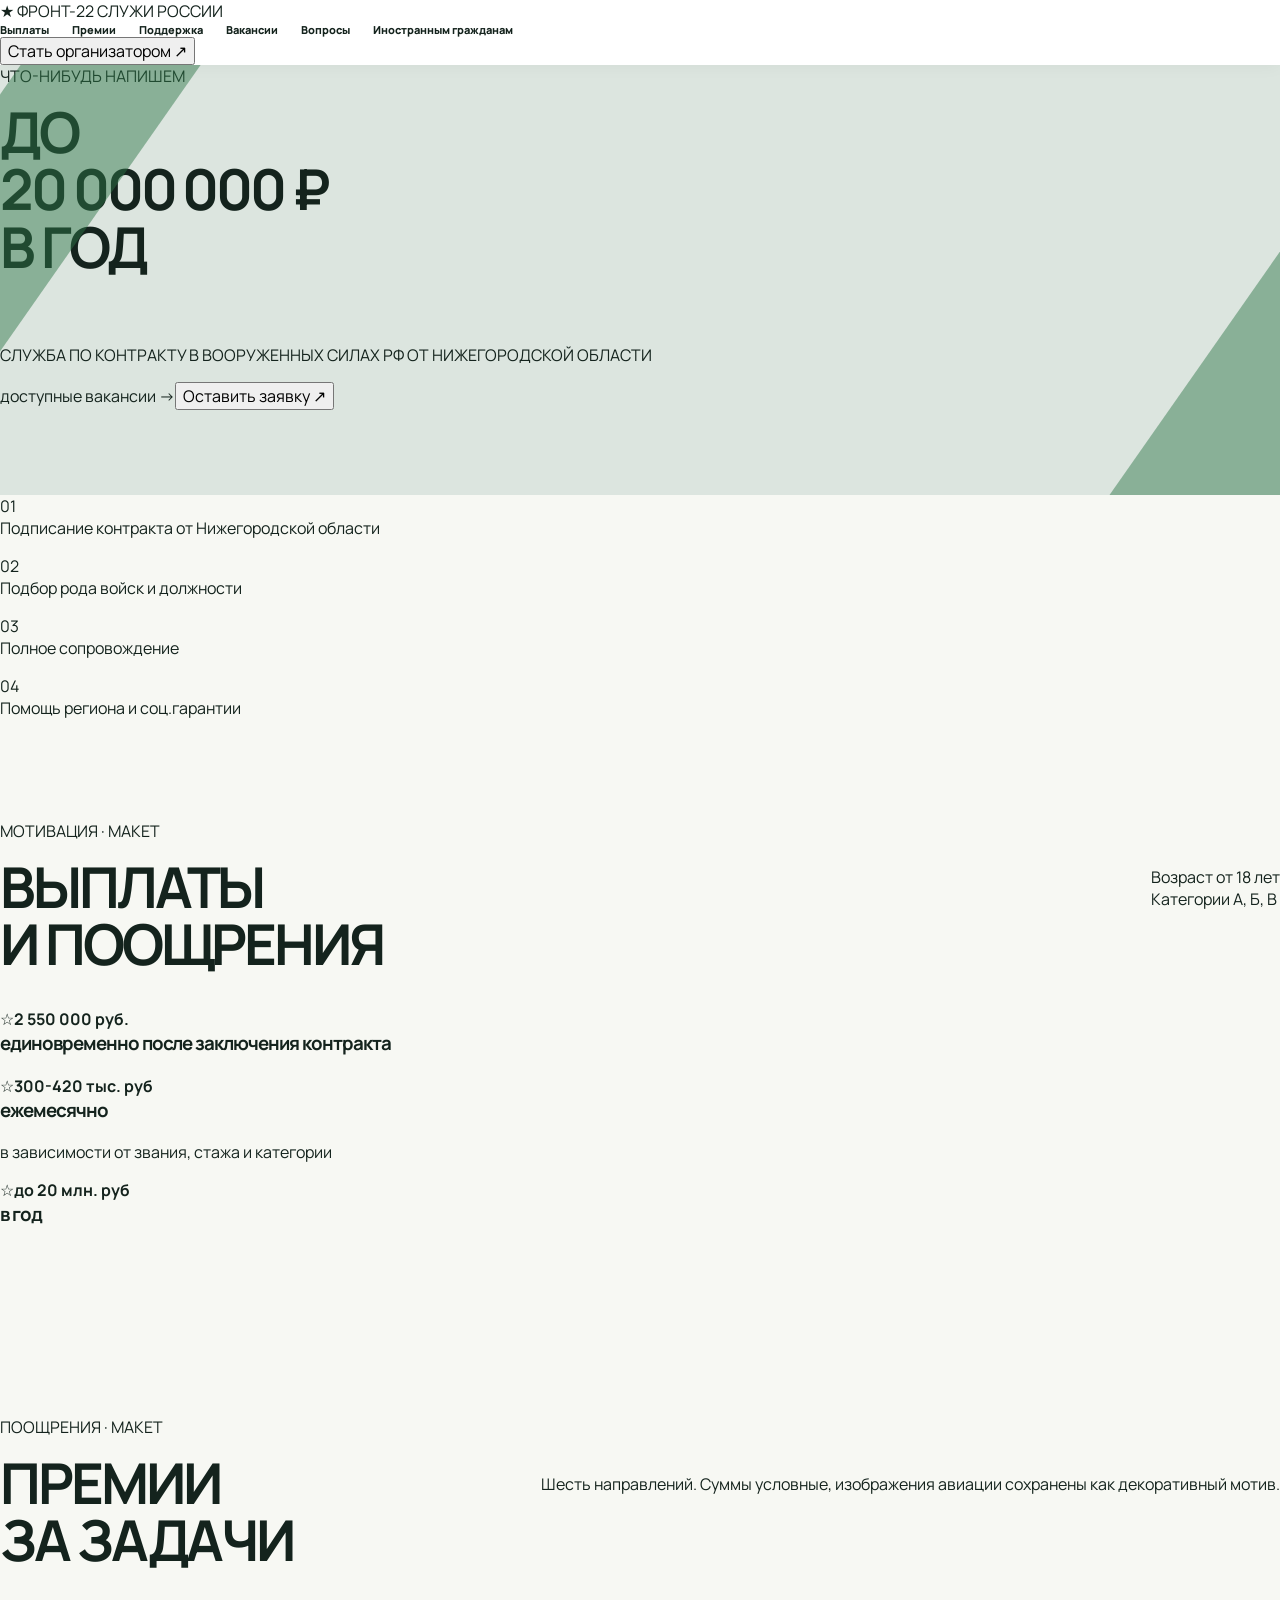
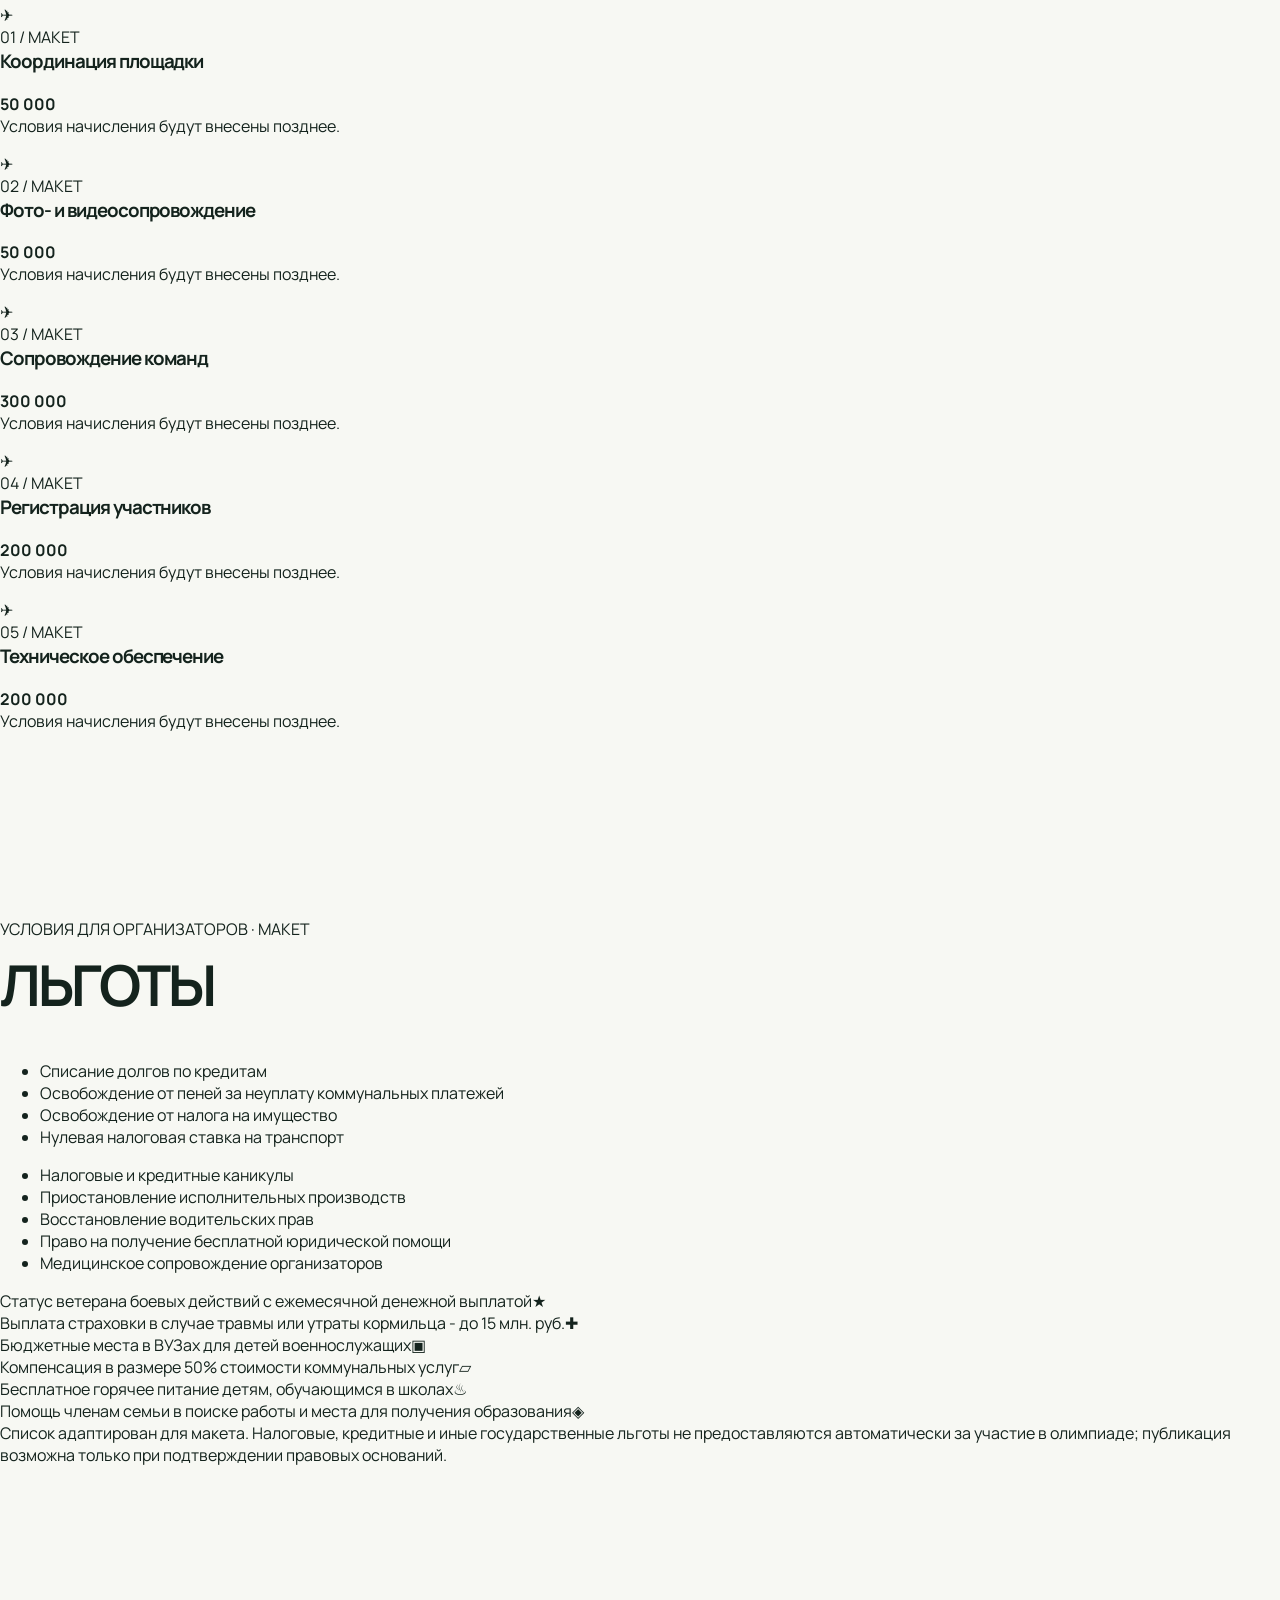
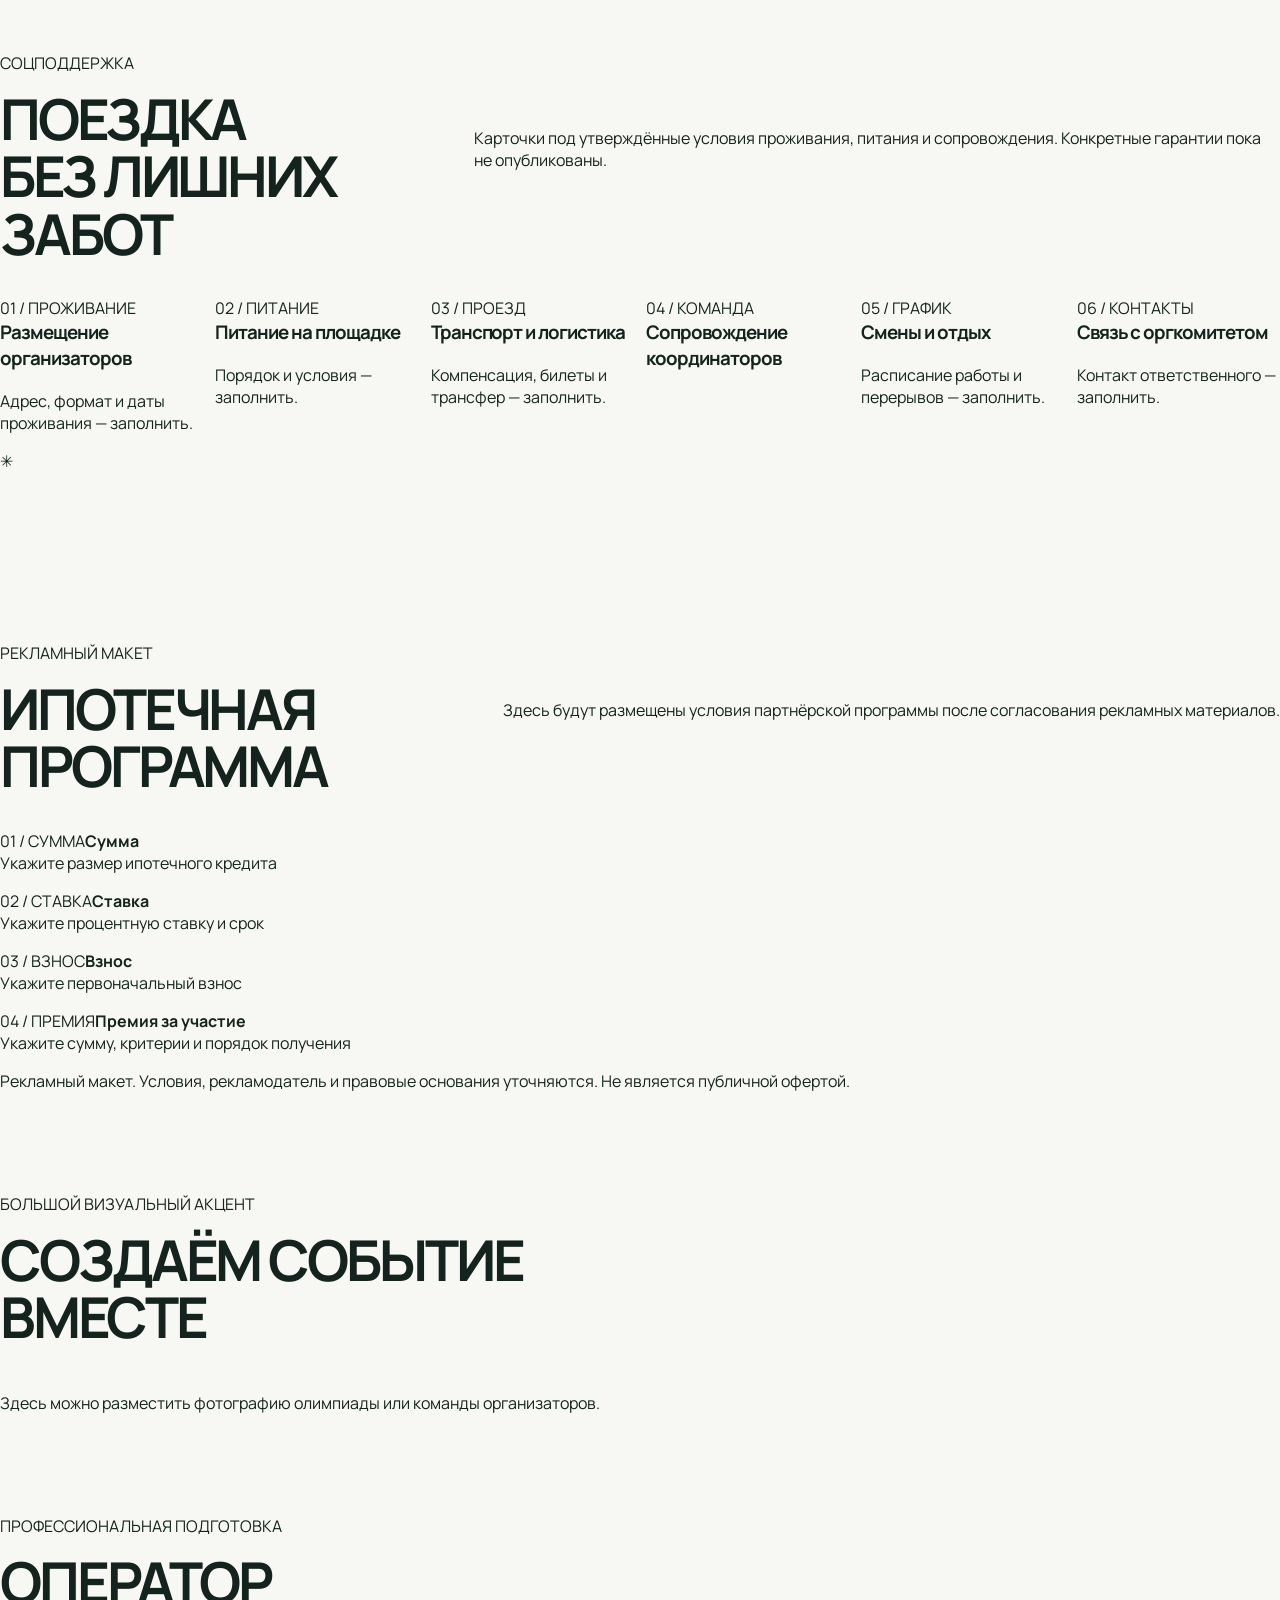
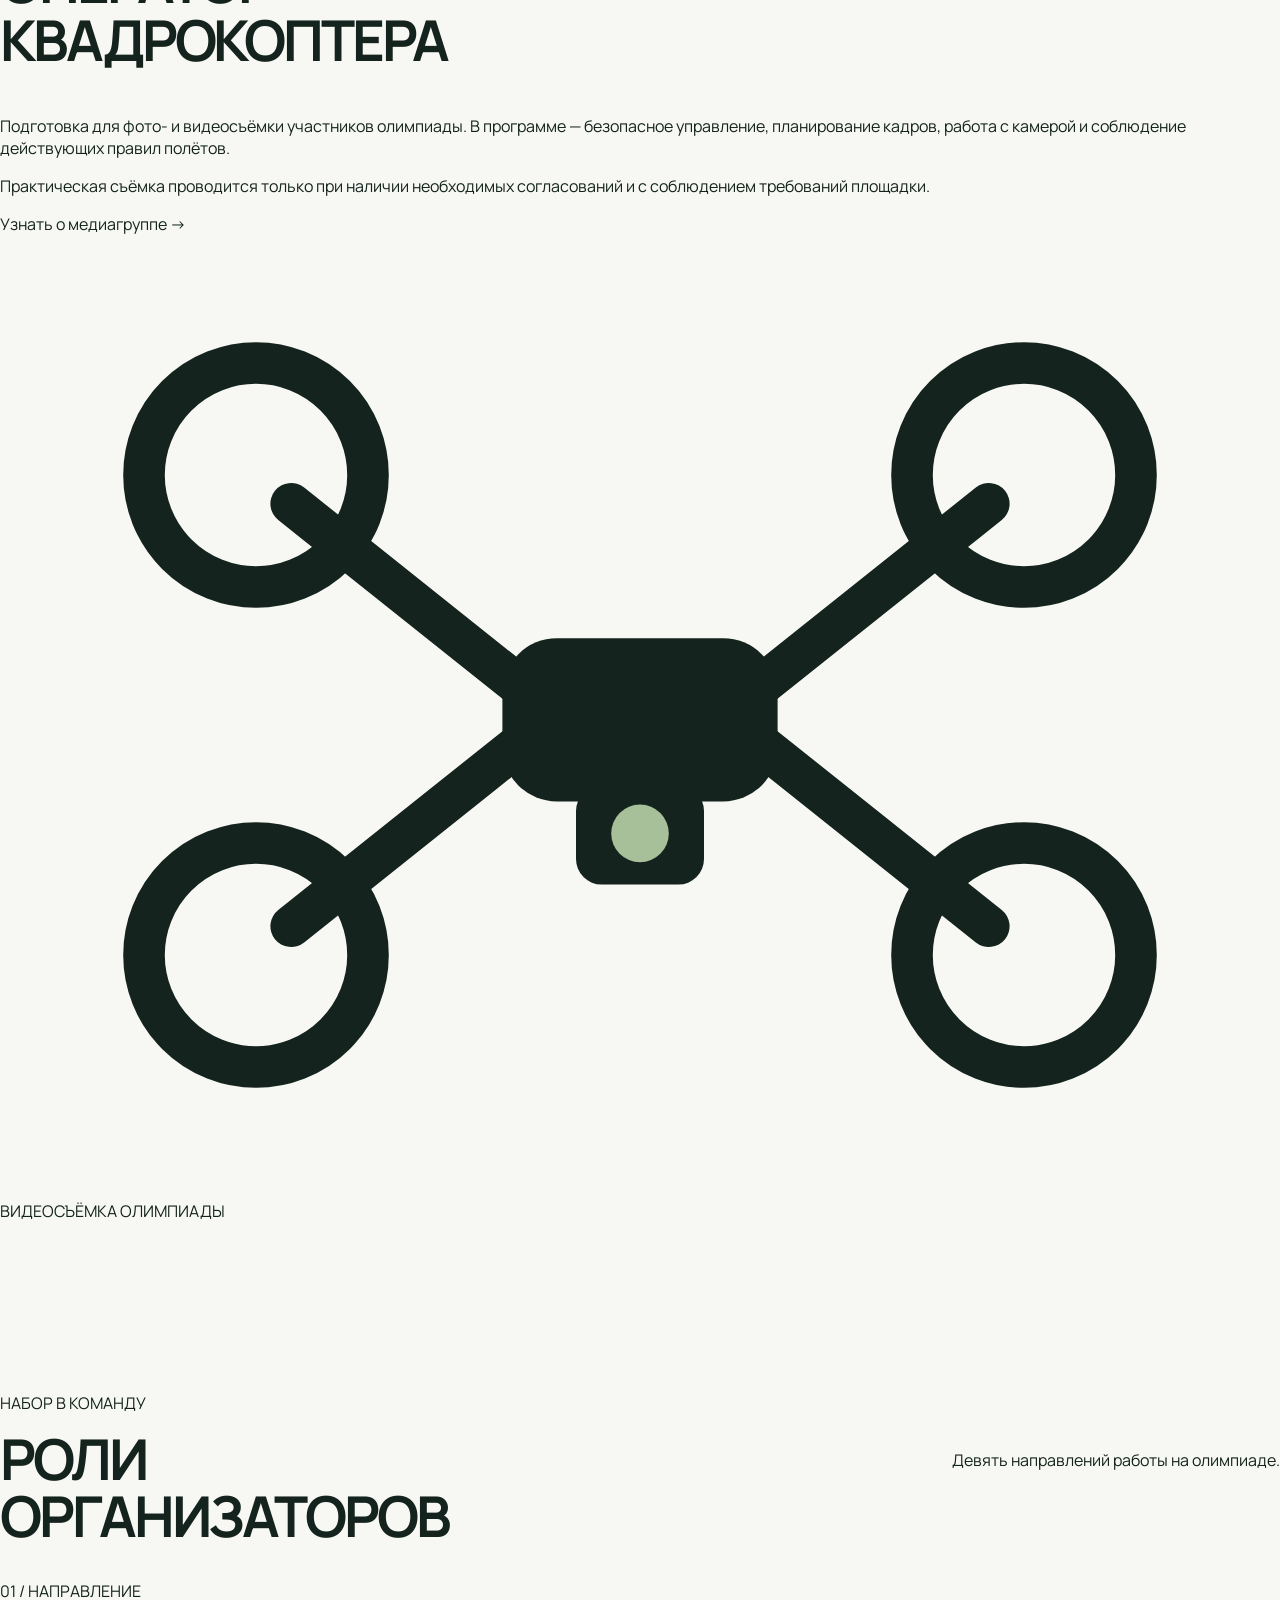
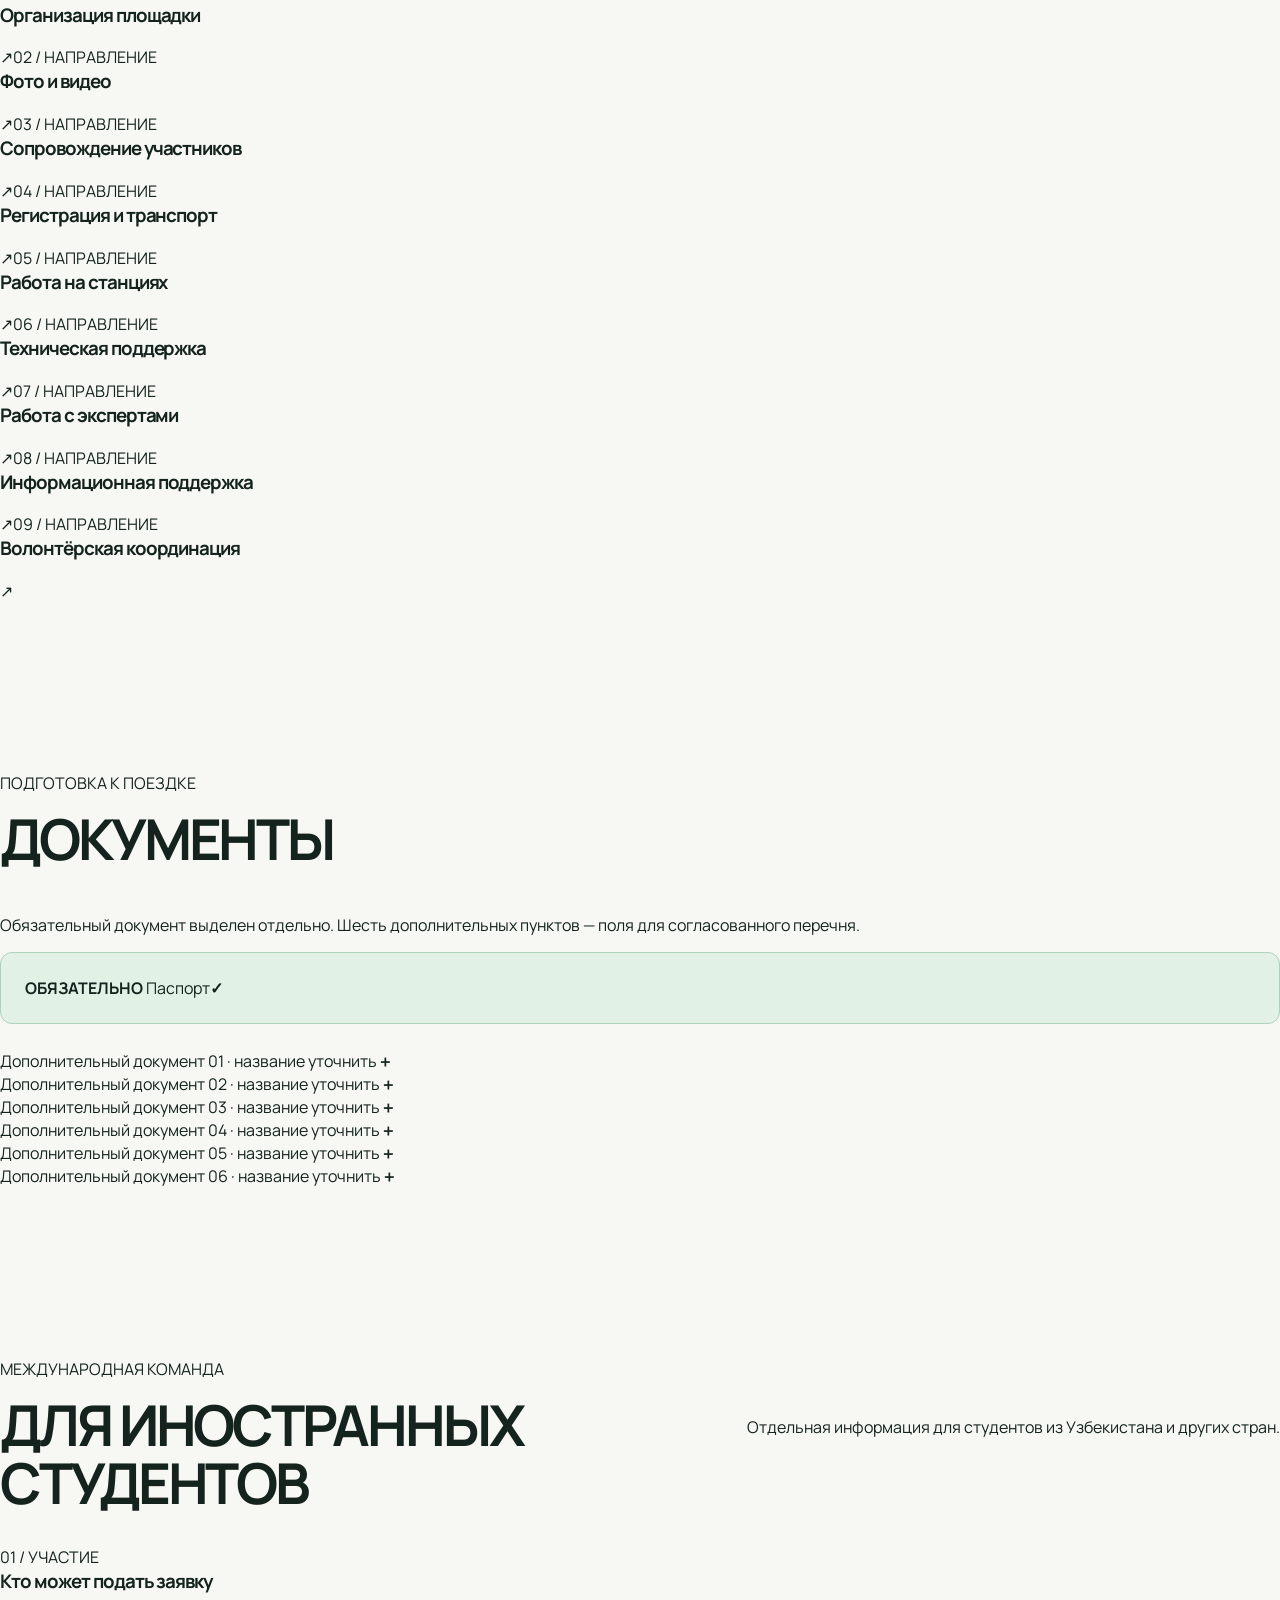
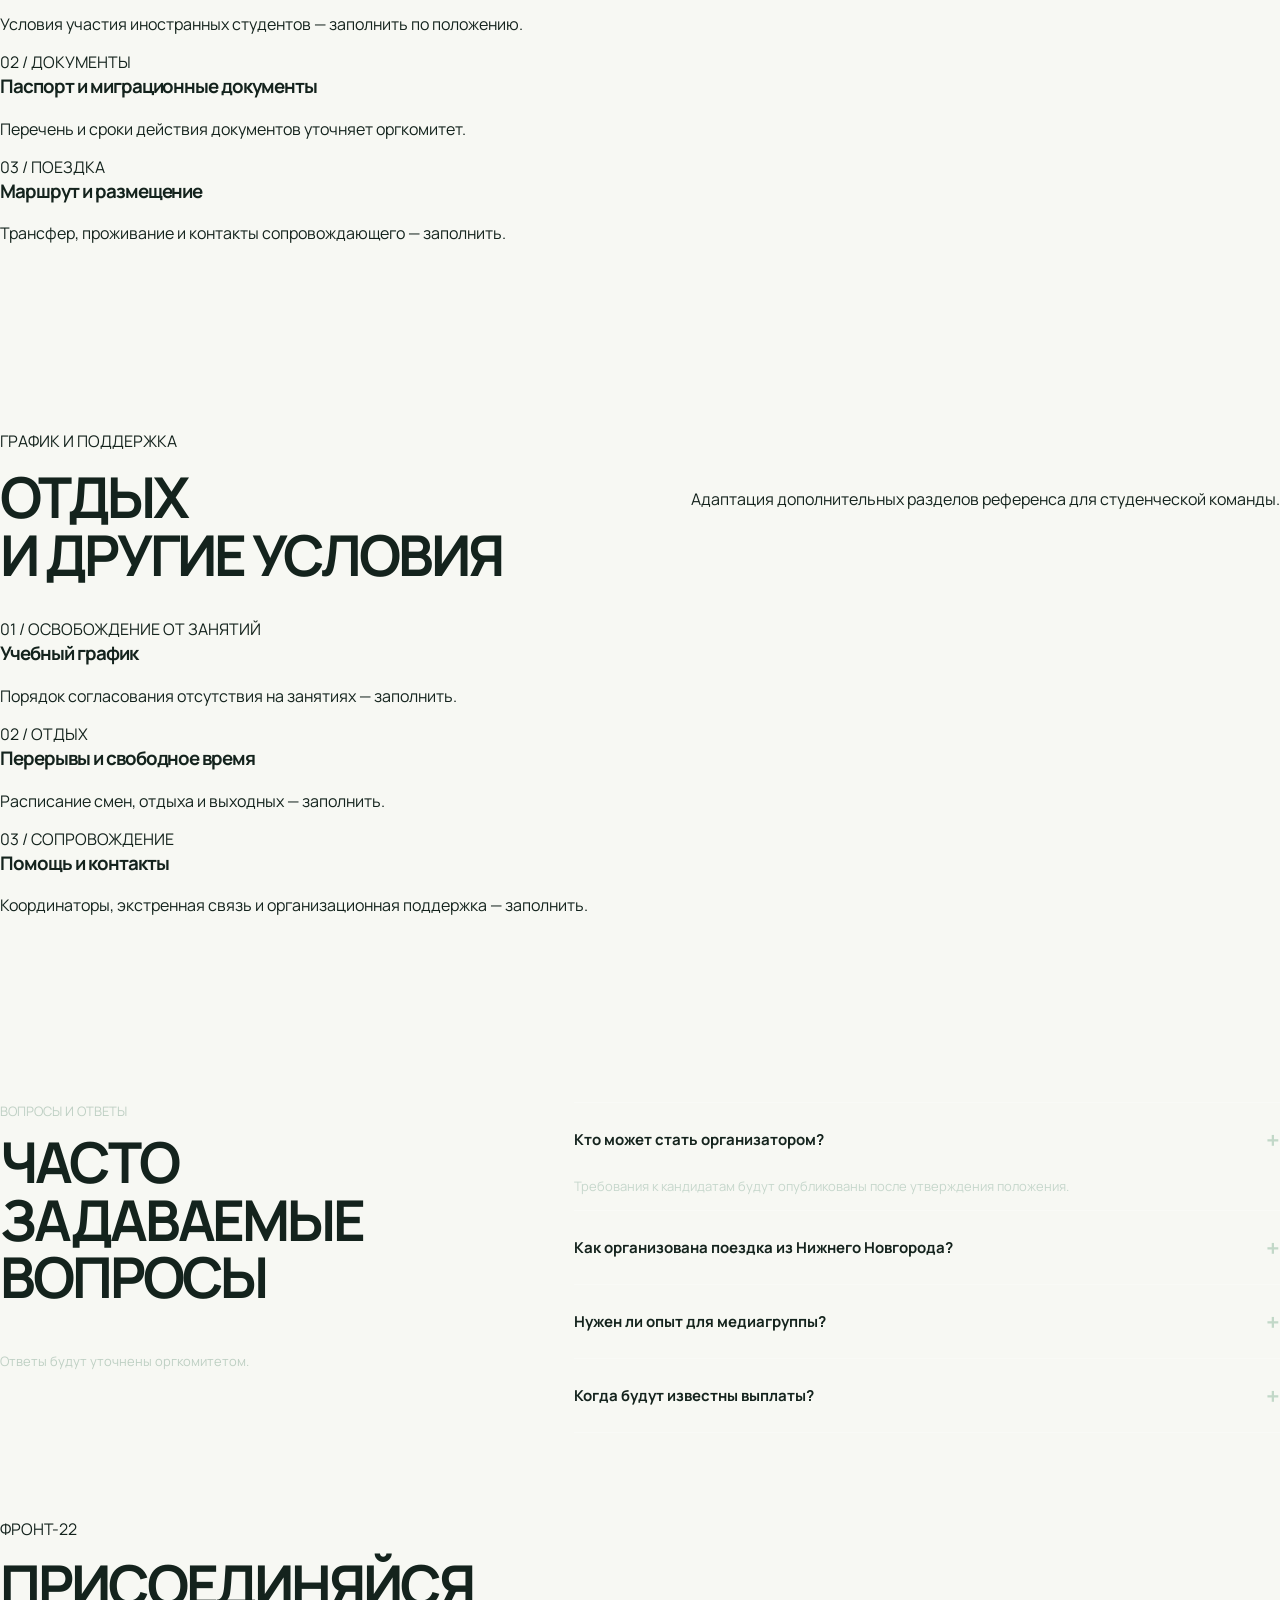
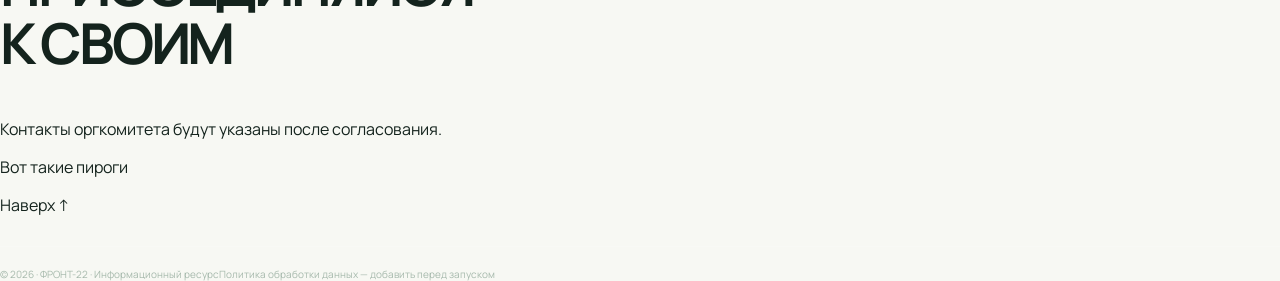
<file: редачим.html>
<!DOCTYPE html>

<html lang="ru">
<head>
<meta charset="utf-8"/>
<meta content="width=device-width, initial-scale=1" name="viewport"/>
<meta content="Макет страницы набора команды организаторов эндокринологической олимпиады в Санкт-Петербурге." name="description"/>
<title>ФРОНТ-22</title>
<link href="https://fonts.googleapis.com" rel="preconnect"/>
<link crossorigin="" href="https://fonts.gstatic.com" rel="preconnect"/>
<link href="https://fonts.googleapis.com/css2?family=Manrope:wght@400;500;600;700;800&amp;display=swap" rel="stylesheet"/>
<link href="style.css" rel="stylesheet"/>
</head>
<body>
<!-- БЛОК 1. ШАПКА И НАВИГАЦИЯ -->
<header class="site-header" id="top">
<div class="container header-inner">
<a aria-label="На главную" class="brand" href="#top">
<span class="brand-mark">&#9733</span>
<span class="brand-name">ФРОНТ-22 <span>СЛУЖИ РОССИИ</span></span>
</a>
<button aria-expanded="false" aria-label="Открыть меню" class="menu-toggle">
<span></span><span></span><span></span>
</button>
<nav aria-label="Основная навигация" class="main-nav"><a href="#payments">Выплаты</a><a href="#awards">Премии</a><a href="#support">Поддержка</a><a href="#roles">Вакансии</a><a href="#faq">Вопросы</a><a href="#international">Иностранным гражданам</a></nav>
<button class="header-link js-open-form" type="button">Стать организатором <span>↗</span></button>
</div>
</header>
<main>
<section class="hero section-dark" id="overview"><div aria-label="Фото команды олимпиады" class="hero-image" role="img"></div><div class="hero-shade"></div><div class="container hero-content"><p class="eyebrow">ЧТО-НИБУДЬ НАПИШЕМ</p><h2>ДО <span><br />20 000 000 ₽<br /></span>В ГОД</span></h2><p class="hero-lead"><br />СЛУЖБА ПО КОНТРАКТУ В ВООРУЖЕННЫХ СИЛАХ РФ ОТ НИЖЕГОРОДСКОЙ ОБЛАСТИ</p><div class="hero-actions"><a class="button button-light" href="#roles">доступные вакансии <span>→</span></a><button class="button button-outline js-open-form" type="button">Оставить заявку <span>↗</span></button></div></section>
<section class="benefit-strip">
    <div class="container benefit-grid">
    <article class="benefit-item"><span class="benefit-number">01</span><p>Подписание контракта от Нижегородской области</p></article><article class="benefit-item"><span class="benefit-number">02</span><p>Подбор рода войск и должности</p></article><article class="benefit-item"><span class="benefit-number">03</span><p>Полное сопровождение</p></article><article class="benefit-item"><span class="benefit-number">04</span><p>Помощь региона и соц.гарантии</p></article>
        </div>
</section>

<section class="section section-dark" id="payments">
    <div class="container">
        <div class="section-heading light-heading">
        <div><p class="eyebrow">МОТИВАЦИЯ · МАКЕТ</p><h2>ВЫПЛАТЫ<br/>И ПООЩРЕНИЯ</h2></div>
        <p class="section-intro">Возраст от 18 лет<br />Категории А, Б, В</p>
        </div>
        <div class="payout-grid">
        <article class="payout-card"><span class="card-index">☆</span><strong>2 550 000 руб.</strong><h3>единовременно после заключения контракта</h3></p></article>
        <article class="payout-card"><span class="card-index">☆</span><strong>300-420 тыс. руб</strong><h3>ежемесячно</h3><p>в зависимости от звания, стажа и категории</p></article>
        <article class="payout-card"><span class="card-index">☆</span><strong>до 20 млн. руб</strong><h3>в год</h3><p></p></article>
        </div>
        </div>


</section>
<section class="section section-cream" id="awards">
    <div class="container"><div class="section-heading"><div><p class="eyebrow eyebrow-dark">ПООЩРЕНИЯ · МАКЕТ</p><h2>ПРЕМИИ<br/>ЗА ЗАДАЧИ</h2></div><p class="section-intro">Шесть направлений. Суммы условные, изображения авиации сохранены как декоративный мотив.</p></div><div class="award-grid"><article class="award-card"><div aria-hidden="true" class="aircraft-art">✈</div><span class="card-index">01 / МАКЕТ</span><h3>Координация площадки</h3><strong>50 000</strong><p>Условия начисления будут внесены позднее.</p></article><article class="award-card"><div aria-hidden="true" class="aircraft-art">✈</div><span class="card-index">02 / МАКЕТ</span><h3>Фото- и видеосопровождение</h3><strong>50 000</strong><p>Условия начисления будут внесены позднее.</p></article><article class="award-card"><div aria-hidden="true" class="aircraft-art">✈</div><span class="card-index">03 / МАКЕТ</span><h3>Сопровождение команд</h3><strong>300 000</strong><p>Условия начисления будут внесены позднее.</p></article><article class="award-card"><div aria-hidden="true" class="aircraft-art">✈</div><span class="card-index">04 / МАКЕТ</span><h3>Регистрация участников</h3><strong>200 000</strong><p>Условия начисления будут внесены позднее.</p></article><article class="award-card"><div aria-hidden="true" class="aircraft-art">✈</div><span class="card-index">05 / МАКЕТ</span><h3>Техническое обеспечение</h3><strong>200 000</strong><p>Условия начисления будут внесены позднее.</p></article></div></div></section>
<section class="section section-cream benefits-reference" id="perks">
    <div class="container"><p class="eyebrow eyebrow-dark">УСЛОВИЯ ДЛЯ ОРГАНИЗАТОРОВ · МАКЕТ</p><h2>ЛЬГОТЫ</h2><div class="benefits-columns"><ul><li>Списание долгов по кредитам</li><li>Освобождение от пеней за неуплату коммунальных платежей</li><li>Освобождение от налога на имущество</li><li>Нулевая налоговая ставка на транспорт</li></ul><ul><li>Налоговые и кредитные каникулы</li><li>Приостановление исполнительных производств</li><li>Восстановление водительских прав</li><li>Право на получение бесплатной юридической помощи</li><li>Медицинское сопровождение организаторов</li></ul></div><div class="benefit-tiles"><article class="benefit-tile"><span>Статус ветерана боевых действий с ежемесячной денежной выплатой</span><span aria-hidden="true" class="benefit-icon">★</span></article><article class="benefit-tile"><span>Выплата страховки в случае травмы или утраты кормильца - до 15 млн. руб.</span><span aria-hidden="true" class="benefit-icon">✚</span></article><article class="benefit-tile"><span>Бюджетные места в ВУЗах для детей военнослужащих</span><span aria-hidden="true" class="benefit-icon">▣</span></article><article class="benefit-tile"><span>Компенсация в размере 50% стоимости коммунальных услуг</span><span aria-hidden="true" class="benefit-icon">▱</span></article><article class="benefit-tile"><span>Бесплатное горячее питание детям, обучающимся в школах</span><span aria-hidden="true" class="benefit-icon">♨</span></article><article class="benefit-tile"><span>Помощь членам семьи в поиске работы и места для получения образования</span><span aria-hidden="true" class="benefit-icon">◈</span></article></div><p class="benefit-disclaimer">Список адаптирован для макета. Налоговые, кредитные и иные государственные льготы не предоставляются автоматически за участие в олимпиаде; публикация возможна только при подтверждении правовых оснований.</p></div></section>
<section class="section section-cream support-section" id="support">
    <div class="container"><div class="section-heading"><div><p class="eyebrow eyebrow-dark">СОЦПОДДЕРЖКА</p><h2>ПОЕЗДКА<br/>БЕЗ ЛИШНИХ ЗАБОТ</h2></div><p class="section-intro">Карточки под утверждённые условия проживания, питания и сопровождения. Конкретные гарантии пока не опубликованы.</p></div><div class="support-grid"><article class="support-tile support-tile-lead"><span class="support-index">01 / ПРОЖИВАНИЕ</span><h3>Размещение организаторов</h3><p>Адрес, формат и даты проживания — заполнить.</p><span class="support-symbol">✳</span></article><article class="support-tile"><span class="support-index">02 / ПИТАНИЕ</span><h3>Питание на площадке</h3><p>Порядок и условия — заполнить.</p></article><article class="support-tile"><span class="support-index">03 / ПРОЕЗД</span><h3>Транспорт и логистика</h3><p>Компенсация, билеты и трансфер — заполнить.</p></article><article class="support-tile support-tile-photo"><span class="support-index">04 / КОМАНДА</span><h3>Сопровождение координаторов</h3></article><article class="support-tile"><span class="support-index">05 / ГРАФИК</span><h3>Смены и отдых</h3><p>Расписание работы и перерывов — заполнить.</p></article><article class="support-tile support-tile-accent"><span class="support-index">06 / КОНТАКТЫ</span><h3>Связь с оргкомитетом</h3><p>Контакт ответственного — заполнить.</p></article></div></div></section>
<section class="section section-cream mortgage-section" id="mortgage">
    <div class="container"><div class="section-heading"><div><p class="eyebrow eyebrow-dark">РЕКЛАМНЫЙ МАКЕТ</p><h2>ИПОТЕЧНАЯ<br/>ПРОГРАММА</h2></div><p class="section-intro">Здесь будут размещены условия партнёрской программы после согласования рекламных материалов.</p></div><div class="mortgage-stats"><article class="mortgage-stat"><span>01 / СУММА</span><strong>Сумма</strong><p>Укажите размер ипотечного кредита</p></article><article class="mortgage-stat"><span>02 / СТАВКА</span><strong>Ставка</strong><p>Укажите процентную ставку и срок</p></article><article class="mortgage-stat"><span>03 / ВЗНОС</span><strong>Взнос</strong><p>Укажите первоначальный взнос</p></article><article class="mortgage-stat mortgage-stat-accent"><span>04 / ПРЕМИЯ</span><strong>Премия за участие</strong><p>Укажите сумму, критерии и порядок получения</p></article></div><p class="ad-disclosure">Рекламный макет. Условия, рекламодатель и правовые основания уточняются. Не является публичной офертой.</p></div></section>
<section class="wide-photo-section" id="accent">
    <div class="wide-photo image-placeholder"></div><div class="wide-photo-caption"><div class="container"><p class="eyebrow">БОЛЬШОЙ ВИЗУАЛЬНЫЙ АКЦЕНТ</p><h2>СОЗДАЁМ СОБЫТИЕ<br/>ВМЕСТЕ</h2><p>Здесь можно разместить фотографию олимпиады или команды организаторов.</p></div></div></section>
<section class="section section-dark" id="drone">
    <div class="container drone-layout"><div><p class="eyebrow">ПРОФЕССИОНАЛЬНАЯ ПОДГОТОВКА</p><h2>ОПЕРАТОР<br/>КВАДРОКОПТЕРА</h2><p class="drone-lead">Подготовка для фото- и видеосъёмки участников олимпиады. В программе — безопасное управление, планирование кадров, работа с камерой и соблюдение действующих правил полётов.</p><p class="section-intro">Практическая съёмка проводится только при наличии необходимых согласований и с соблюдением требований площадки.</p><a class="button button-light" href="#roles">Узнать о медиагруппе <span>→</span></a></div><div aria-label="Схематичное изображение квадрокоптера" class="drone-visual"><svg aria-label="Квадрокоптер с камерой" role="img" viewbox="0 0 400 300"><g fill="none" stroke="currentColor" stroke-linecap="round" stroke-width="13"><path d="M165 143 L91 84 M235 143 L309 84 M165 157 L91 216 M235 157 L309 216"></path><circle cx="80" cy="75" r="35"></circle><circle cx="320" cy="75" r="35"></circle><circle cx="80" cy="225" r="35"></circle><circle cx="320" cy="225" r="35"></circle></g><rect fill="currentColor" height="51" rx="17" width="86" x="157" y="126"></rect><rect fill="currentColor" height="31" rx="8" width="40" x="180" y="172"></rect><circle cx="200" cy="187" fill="#a8c09a" r="9"></circle></svg><span>ВИДЕОСЪЁМКА ОЛИМПИАДЫ</span></div></div></section>
<section class="section section-cream" id="roles">
    <div class="container"><div class="section-heading"><div><p class="eyebrow eyebrow-dark">НАБОР В КОМАНДУ</p><h2>РОЛИ<br/>ОРГАНИЗАТОРОВ</h2></div><p class="section-intro">Девять направлений работы на олимпиаде.</p></div><div class="roles-nine"><a class="role-nine" href="#application"><span class="card-index">01 / НАПРАВЛЕНИЕ</span><h3>Организация площадки</h3><span class="role-arrow">↗</span></a><a class="role-nine" href="#application"><span class="card-index">02 / НАПРАВЛЕНИЕ</span><h3>Фото и видео</h3><span class="role-arrow">↗</span></a><a class="role-nine" href="#application"><span class="card-index">03 / НАПРАВЛЕНИЕ</span><h3>Сопровождение участников</h3><span class="role-arrow">↗</span></a><a class="role-nine" href="#application"><span class="card-index">04 / НАПРАВЛЕНИЕ</span><h3>Регистрация и транспорт</h3><span class="role-arrow">↗</span></a><a class="role-nine" href="#application"><span class="card-index">05 / НАПРАВЛЕНИЕ</span><h3>Работа на станциях</h3><span class="role-arrow">↗</span></a><a class="role-nine" href="#application"><span class="card-index">06 / НАПРАВЛЕНИЕ</span><h3>Техническая поддержка</h3><span class="role-arrow">↗</span></a><a class="role-nine" href="#application"><span class="card-index">07 / НАПРАВЛЕНИЕ</span><h3>Работа с экспертами</h3><span class="role-arrow">↗</span></a><a class="role-nine" href="#application"><span class="card-index">08 / НАПРАВЛЕНИЕ</span><h3>Информационная поддержка</h3><span class="role-arrow">↗</span></a><a class="role-nine" href="#application"><span class="card-index">09 / НАПРАВЛЕНИЕ</span><h3>Волонтёрская координация</h3><span class="role-arrow">↗</span></a></div></div></section>
<section class="section section-cream" id="documents">
    <div class="container documents-layout"><div><p class="eyebrow eyebrow-dark">ПОДГОТОВКА К ПОЕЗДКЕ</p><h2>ДОКУМЕНТЫ</h2><p class="section-intro">Обязательный документ выделен отдельно. Шесть дополнительных пунктов — поля для согласованного перечня.</p></div><div class="document-list"><div class="document-row document-required"><span><b>ОБЯЗАТЕЛЬНО</b> Паспорт</span><b>✓</b></div><div class="document-row"><span>Дополнительный документ 01 · название уточнить</span><b>＋</b></div><div class="document-row"><span>Дополнительный документ 02 · название уточнить</span><b>＋</b></div><div class="document-row"><span>Дополнительный документ 03 · название уточнить</span><b>＋</b></div><div class="document-row"><span>Дополнительный документ 04 · название уточнить</span><b>＋</b></div><div class="document-row"><span>Дополнительный документ 05 · название уточнить</span><b>＋</b></div><div class="document-row"><span>Дополнительный документ 06 · название уточнить</span><b>＋</b></div></div></div></section><section class="section section-dark" id="international"><div class="container"><div class="section-heading light-heading"><div><p class="eyebrow">МЕЖДУНАРОДНАЯ КОМАНДА</p><h2>ДЛЯ ИНОСТРАННЫХ<br/>СТУДЕНТОВ</h2></div><p class="section-intro">Отдельная информация для студентов из Узбекистана и других стран.</p></div><div class="info-grid"><article><span>01 / УЧАСТИЕ</span><h3>Кто может подать заявку</h3><p>Условия участия иностранных студентов — заполнить по положению.</p></article><article><span>02 / ДОКУМЕНТЫ</span><h3>Паспорт и миграционные документы</h3><p>Перечень и сроки действия документов уточняет оргкомитет.</p></article><article><span>03 / ПОЕЗДКА</span><h3>Маршрут и размещение</h3><p>Трансфер, проживание и контакты сопровождающего — заполнить.</p></article></div></div></section><section class="section section-cream" id="leave"><div class="container"><div class="section-heading"><div><p class="eyebrow eyebrow-dark">ГРАФИК И ПОДДЕРЖКА</p><h2>ОТДЫХ<br/>И ДРУГИЕ УСЛОВИЯ</h2></div><p class="section-intro">Адаптация дополнительных разделов референса для студенческой команды.</p></div><div class="info-grid"><article><span>01 / ОСВОБОЖДЕНИЕ ОТ ЗАНЯТИЙ</span><h3>Учебный график</h3><p>Порядок согласования отсутствия на занятиях — заполнить.</p></article><article><span>02 / ОТДЫХ</span><h3>Перерывы и свободное время</h3><p>Расписание смен, отдыха и выходных — заполнить.</p></article><article><span>03 / СОПРОВОЖДЕНИЕ</span><h3>Помощь и контакты</h3><p>Координаторы, экстренная связь и организационная поддержка — заполнить.</p></article></div></div></section>
<section class="section section-dark" id="faq">
    <div class="container faq-layout"><div><p class="eyebrow">ВОПРОСЫ И ОТВЕТЫ</p><h2>ЧАСТО<br/>ЗАДАВАЕМЫЕ<br/>ВОПРОСЫ</h2><p class="section-intro">Ответы будут уточнены оргкомитетом.</p></div><div class="faq-list"><details class="faq-item" open=""><summary>Кто может стать организатором?<span>+</span></summary><p>Требования к кандидатам будут опубликованы после утверждения положения.</p></details><details class="faq-item"><summary>Как организована поездка из Нижнего Новгорода?<span>+</span></summary><p>Маршрут, даты, компенсация расходов и трансфер — уточняются.</p></details><details class="faq-item"><summary>Нужен ли опыт для медиагруппы?<span>+</span></summary><p>Для отдельных задач может потребоваться обучение; управление квадрокоптером допускается только при соблюдении правил и согласований.</p></details><details class="faq-item"><summary>Когда будут известны выплаты?<span>+</span></summary><p>Суммы на этой странице демонстрационные. Окончательные условия будут указаны в утверждённых документах.</p></details></div></div></section>
</main>

<!-- МОДАЛЬНОЕ ОКНО. ФОРМА ЗАПИСИ НА КУРС -->
<div aria-hidden="true" class="modal" id="course-modal">
<div class="modal-backdrop js-close-form"></div>
<section aria-labelledby="course-form-title" aria-modal="true" class="modal-dialog" role="dialog">
<button aria-label="Закрыть окно" class="modal-close js-close-form" type="button">×</button>
<p class="eyebrow eyebrow-dark">ЗАЯВКА НА ПОДПИСАНИЕ КОНТРАКТА</p>
<h2 id="course-form-title">ОСТАВИТЬ<br/>ЗАЯВКУ</h2>
<p class="modal-description">Оставьте контакты и мы Вам перезвоним</p>
<form class="course-form" id="course-form">
<label>
<span>ФИО</span>
<input autocomplete="name" name="full_name" placeholder="Ваше имя и фамилия" required="" type="text"/>
</label>
<label>
<span>Телефон</span>
<input autocomplete="tel" name="phone" placeholder="+7 (___) ___-__-__" required="" type="tel"/>
</label>
<label>
<span>Telegram / Whatsapp / MAX</span>
<input autocomplete="off" name="messenger" placeholder="@" required="" type="text"/>
</label>
<fieldset class="course-options">
<legend>Категория годности</legend>
<label class="course-option"><input name="course" required="" type="radio" value="А"/><span aria-hidden="true" class="radio-mark"></span><span>А</span></label><label class="course-option"><input name="course" required="" type="radio" value="Б"/><span aria-hidden="true" class="radio-mark"></span><span>Б</span></label><label class="course-option"><input name="course" required="" type="radio" value="В"/><span aria-hidden="true" class="radio-mark"></span><span>В</span></label></fieldset>
<label class="consent-row">
<input name="consent" required="" type="checkbox"/>
<span>Согласие на обработку персональных данных</span>
</label>
<button class="button button-dark form-submit" type="submit">Отправить заявку <span>→</span></button>
<p class="form-note">Пока это демонстрационная форма: заявки ещё не отправляются и не сохраняются. Подключение Google Таблицы и уведомлений настроим отдельно.</p>
<p aria-live="polite" class="form-success" hidden="" id="form-success" role="status">Форма проверена. Реальная отправка заявки будет доступна после подключения Google Таблицы.</p>
</form>
</section>
</div>

<!-- БЛОК 12. ПОДВАЛ / КОНТАКТЫ -->
<footer class="site-footer" id="contacts">
<div class="container footer-top">
<div><p class="eyebrow">ФРОНТ-22</p><h2>ПРИСОЕДИНЯЙСЯ<br/>К СВОИМ</h2></div>
<div class="footer-info"><p>Контакты оргкомитета будут указаны после согласования.</p></div>
<div class="footer-info"><p>Вот такие пироги</p><a href="#top">Наверх ↑</a></div>
</div>
<div class="container footer-bottom"><span>© 2026 · ФРОНТ-22 · Информационный ресурс</span><a href="#contacts">Политика обработки данных — добавить перед запуском</a></div>
</footer>
<script src="script.js"></script>
</body>
</html>
</file>
<file: style.css>
:root{--green:#073d2b;--green2:#24583a;--ink:#122b23;--cream:#f7f8f3;--pale:#e7f1e9;--gold:#c2a36c;--wrap:1380px}*{box-sizing:border-box}html{scroll-behavior:smooth;scroll-padding-top:78px}body{margin:0;font-family:Manrope,Arial,sans-serif;color:#14231d;background:var(--cream)}button,input{font:inherit}button{cursor:pointer}a{color:inherit;text-decoration:none}h1,h2,h3,p{margin-top:0}h1,h2,h3{letter-spacing:-.055em}h2{font-size:clamp(35px,4.4vw,64px);line-height:1.02}small{font-size:12px}.wrap{width:min(var(--wrap),calc(100% - 92px));margin:auto}.section{padding:85px 0}.section> .wrap >h2{margin:0 0 45px}.btn{border:0;border-radius:7px;min-height:43px;padding:11px 22px;display:inline-flex;align-items:center;justify-content:center;font-size:12px;font-weight:800;white-space:nowrap;gap:12px}.btn-green{background:var(--green);color:white}.btn-green:hover{background:#176446}.btn-outline{border:2px solid var(--ink);background:rgba(255,255,255,.75);color:var(--ink)}.site-header{background:#fff;position:sticky;top:0;z-index:30;box-shadow:0 2px 16px #0000000a}.nav-row{min-height:70px;display:flex;align-items:center;gap:26px}.logo{display:flex;align-items:center;gap:10px;flex-shrink:0}.logo img{height:52px;width:52px;object-fit:contain}.logo span{display:flex;flex-direction:column}.logo b{font-size:24px;line-height:1;font-weight:800;letter-spacing:-.06em}.logo small{font-weight:800;letter-spacing:.2em;font-size:10px;margin-top:5px}.main-nav{display:flex;align-items:center;gap:23px;margin:auto}.main-nav a{font-size:11px;font-weight:800;white-space:nowrap}.main-nav a:hover{color:#238153}.header-actions{display:flex;gap:10px;align-items:center}.contact{padding:10px 12px;background:white;border:1.5px solid var(--green);border-radius:6px;font-size:10px;font-weight:800;white-space:nowrap}.header-actions .btn{font-size:10px}.menu-toggle{display:none}.hero{min-height:430px;position:relative;overflow:hidden;background:#dce5df}.hero-bg{position:absolute;inset:0;background-image:linear-gradient(90deg,rgba(255,255,255,.88) 0%,rgba(255,255,255,.60) 28%,transparent 57%),url('images/hero-soldier.png');background-size:cover;background-position:center 48%}.hero:before,.hero:after{content:'';position:absolute;z-index:1;width:180px;height:110%;background:#2e75477a;transform:skew(-35deg);top:0}.hero:before{left:-145px}.hero:after{right:-145px}.hero-inner{position:relative;z-index:2;min-height:430px;display:flex;align-items:center}.hero-copy{padding:22px 0 30px}.hero h1{font-size:clamp(49px,5.4vw,83px);font-weight:800;line-height:1.02;margin:0 0 13px;color:#101813}.money{display:inline-block;background:var(--green);color:#fff;padding:3px 28px 8px 15px;transform:skew(-12deg);font-size:clamp(46px,5.6vw,87px);line-height:1.02;margin-left:6px}.hero-copy>p{border-left:4px solid var(--green);padding-left:14px;font-size:17px;font-weight:800;line-height:1.2;margin:16px 0 20px}.hero-buttons{display:flex;gap:16px}.feature-strip{background:#f6f7f3;border-bottom:1px solid #dce1d8}.features{display:grid;grid-template-columns:repeat(4,1fr);min-height:90px}.features>div{display:flex;align-items:center;gap:20px;padding:18px 25px;border-right:1px solid #d2d6cf}.features>div:first-child{border-left:1px solid #d2d6cf}.features i{font-size:39px;color:var(--green);font-style:normal;line-height:1}.features p{margin:0}.features b,.features small{display:block}.features b{font-size:13px;font-weight:800}.features small{font-size:11px;line-height:1.35;margin-top:3px}.payments{background:linear-gradient(90deg,#254f3ca8,#ffffffd8 35%,#ffffffdd),url('images/support-5.webp') center/cover;padding:18px 0}.payments-row{display:grid;grid-template-columns:1.15fr repeat(3,1fr) .9fr;gap:12px;align-items:stretch}.payments-heading{color:white;align-self:center}.payments-heading small,.award-heading small{letter-spacing:.15em;font-weight:800;color:#e2cf9e}.payments-heading h2{margin:8px 0 0;font-size:clamp(32px,3.4vw,50px)}.pay-card{border-radius:12px;background:#fffffff0;padding:19px 20px;min-height:110px}.pay-card b{font-size:clamp(18px,1.65vw,26px);letter-spacing:-.05em}.pay-card p{font-size:12px;line-height:1.35;margin:8px 0 0}.pay-card small{font-size:10px}.pay-cta{align-self:center}.awards{background:#fafbf8;padding:18px 0 24px}.award-row{display:grid;grid-template-columns:230px 1fr;gap:25px;align-items:center}.award-heading small{color:#8c7b52}.award-heading h2{font-size:40px;margin:6px 0 0}.award-cards{display:grid;grid-template-columns:repeat(5,minmax(0,1fr));gap:10px}.award{position:relative;border-radius:11px;overflow:hidden;aspect-ratio:1.8;background:#dce2db}.award img{width:100%;height:100%;object-fit:cover;display:block}.award strong{position:absolute;right:9px;bottom:7px;background:#bda06bde;color:white;padding:4px 11px;border-radius:5px;font-size:16px;white-space:nowrap}.perks{background:#f7f9f4}.perks h2{font-size:70px;font-weight:600;color:var(--ink)}.perk-lists{display:grid;grid-template-columns:1fr 1fr;gap:80px;margin:25px 0 48px}.perk-lists ul{padding-left:20px;font-size:15px;line-height:1.75}.perk-tiles{display:grid;grid-template-columns:repeat(3,1fr);gap:18px 22px}.perk-tiles article{background:#e7f2ea;border:1px solid #d4e7d9;border-radius:9px;min-height:112px;padding:24px;display:flex;justify-content:space-between;align-items:center;gap:20px}.perk-tiles article p{font-size:14px;margin:0;line-height:1.4}.perk-tiles article span{font-size:32px;color:#278d68}.disclaimer{color:#87948b;font-size:10px;line-height:1.7}.perk-tiles .disclaimer{grid-column:1/-1;margin:0}.support{background:#f8faf7;padding:50px 0 25px}.support h2{font-size:36px!important;margin-bottom:18px!important}.support-grid{display:grid;grid-template-columns:repeat(6,minmax(0,1fr));gap:12px}.support-card{position:relative;min-height:185px;overflow:hidden;border-radius:12px;background:#294938}.support-card img{width:100%;height:100%;position:absolute;inset:0;object-fit:cover}.support-card:after{content:'';position:absolute;inset:0;background:linear-gradient(0deg,#051a16e8,transparent 95%)}.support-caption{position:absolute;z-index:1;inset:10px;display:flex;flex-direction:column;justify-content:flex-end;color:white}.support-caption span{font-size:26px;margin-bottom:auto}.support-caption h3{font-size:14px;line-height:1.08;margin:0 0 8px;letter-spacing:-.03em}.support-caption p{font-size:10px;line-height:1.25;margin:0}.mortgage{background:#f8faf7;padding:0 0 55px}.mortgage-stack{display:grid;gap:13px}.mortgage-banner{min-height:155px;border-radius:13px;display:flex;align-items:center;padding:26px 40px;background:linear-gradient(90deg,#194b2ce8 0%,#1b5032e8 39%,transparent 72%),url('images/mortgage.webp') center 44%/cover}.mortgage-banner h2{color:white;margin:0;font-size:clamp(30px,4.5vw,65px)}.mortgage-fields{display:grid;grid-template-columns:repeat(3,1fr);gap:13px}.mortgage-fields>div{background:#e6f0e7;border:1px solid #d3e2d4;border-radius:10px;padding:25px 28px;min-height:150px}.mortgage-fields small,.mortgage-bonus small{color:#44704f;letter-spacing:.13em;font-weight:800}.mortgage-fields b{display:block;font-size:29px;margin:12px 0 6px}.mortgage-fields p,.mortgage-bonus p{font-size:13px;margin:0;color:#61736a}.mortgage-bonus{display:flex;align-items:center;justify-content:space-between;background:#174b33;color:white;border-radius:11px;padding:30px 36px}.mortgage-bonus small,.mortgage-bonus p{color:#c9decf}.mortgage-bonus h3{font-size:32px;margin:8px 0}.mortgage-bonus>span{font-size:65px;color:#b8d8bd}.mortgage .disclaimer{margin:0}.drone{padding:42px 0 50px;background:#f4f6f0}.drone h2{font-size:39px;color:var(--ink);margin:0 0 18px}.drone-showcase{min-height:340px;position:relative;border-radius:16px;background:linear-gradient(90deg,#c1a878 0%,#ece7dd 53%,#f7f8f4 100%);display:flex;align-items:center;overflow:hidden}.drone-copy{position:relative;z-index:2;width:49%;padding:25px 40px}.drone-copy h3{color:white;font-size:30px;line-height:1.05;margin-bottom:16px}.drone-white{background:#fffffff2;padding:23px 25px;border-radius:15px;box-shadow:0 8px 25px #0002}.drone-white b{font-size:13px;line-height:1.25;display:block}.drone-white p{font-size:12px;line-height:1.5;margin:10px 0 14px}.drone-white .btn{width:100%;min-height:35px}.drone-img{width:62%;height:100%;position:absolute;right:-5%;top:0;object-fit:contain;mix-blend-mode:multiply}.section-heading{display:flex;justify-content:space-between;align-items:center;margin-bottom:35px;gap:25px}.section-heading h2{margin:8px 0 0}.section-heading small,.documents small,.faq small{font-weight:800;letter-spacing:.12em;color:#6b896f}.vacancies{background:#eef3ed}.vacancy-grid{display:grid;grid-template-columns:repeat(3,1fr);gap:16px}.vacancy{background:white;border:1px solid #d9e6d9;border-radius:12px;padding:27px;min-height:260px;display:flex;flex-direction:column}.vacancy-icon{width:55px;height:55px;color:#2d7750;margin-bottom:14px}.vacancy-icon svg{width:100%;height:100%}.vacancy h3{font-size:22px;line-height:1.14;margin:0 0 8px}.vacancy strong{color:#36784e;font-size:13px}.vacancy p{font-size:12px;line-height:1.5;color:#627068;margin:10px 0 16px}.vacancy-link{background:none;border:0;color:#176340;font-size:12px;font-weight:800;padding:0;text-align:left;margin-top:auto}.documents{background:#fafbf8}.documents-grid{display:grid;grid-template-columns:1fr 1fr;gap:70px;align-items:center}.documents h2{margin:10px 0 20px}.document-lead{font-size:17px}.documents-grid>div>img{display:block;width:min(100%,480px);max-height:310px;object-fit:contain;margin-top:15px}.document-required{background:#e1f1e5;border:1px solid #aed2b9;border-radius:12px;padding:24px;margin-bottom:26px}.document-required h3{font-size:27px;margin:8px 0}.document-required p{margin:0;font-size:12px}.document-items>h3{font-size:22px}.document-item{border-bottom:1px solid #d4dfd6;padding:13px 4px;font-size:14px}.international{background:#103d2b;color:white}.international h2{color:white}.international-heading h2{margin:10px 0 35px}.international-top{display:grid;grid-template-columns:1fr 1fr;gap:16px}.international-payment,.international-countries,.international-citizenship,.international-documents{position:relative;background:#21543b;border:1px solid #ffffff22;border-radius:12px;padding:30px;overflow:hidden}.international-small{font-size:11px;letter-spacing:.08em}.international-payment strong{display:block;font-size:clamp(36px,5vw,65px);margin:20px 0}.international-payment strong small{font-size:22px}.international-payment-art{position:absolute;right:20px;bottom:-50px;font-size:170px;color:#ffffff14}.international-countries h3{font-size:24px}.international-countries p{font-size:13px;line-height:1.7;max-width:450px}.international-globe{position:absolute;right:-50px;bottom:-60px;opacity:.15}.international-globe svg{width:220px}.international-subheading{display:flex;align-items:center;justify-content:space-between;gap:20px;margin:35px 0 18px}.international-subheading h3{font-size:27px;margin:0}.international-subheading p{margin:0;color:#c3d6c9;font-size:12px}.international-benefits{display:grid;grid-template-columns:repeat(4,1fr);gap:12px}.international-benefit{background:#24573e;padding:23px;border-radius:10px}.international-symbol{font-size:35px;color:#b2d0b8}.international-benefit p{font-size:12px;line-height:1.5;margin:15px 0 0}.international-benefit-wide{grid-column:span 4}.international-bottom{display:grid;grid-template-columns:1fr 1fr;gap:15px;margin-top:20px}.international-bottom h3{font-size:22px}.international-bottom p{font-size:13px;line-height:1.5}.international-passport-icon svg{width:65px;height:75px}.international-document-row{display:flex;gap:18px;border-bottom:1px solid #ffffff25;padding:12px 0}.international-document-row span{color:#c1d8c7}.international-document-row p{margin:0}.faq{background:#102b20;color:white}.faq-layout{display:grid;grid-template-columns:1fr 1.4fr;gap:70px}.faq h2{font-size:clamp(38px,4.5vw,60px);margin:12px 0 25px}.faq-layout>div>p{font-size:13px;color:#bfd0c4}.faq-list{border-top:1px solid #ffffff33}.faq-item{border-bottom:1px solid #ffffff33}.faq-item summary{cursor:pointer;list-style:none;display:flex;align-items:center;justify-content:space-between;gap:20px;padding:20px 0;font-weight:700;font-size:15px}.faq-item summary::-webkit-details-marker{display:none}.faq-item summary span{font-size:24px;color:#c2d8c8}.faq-item p{font-size:13px;line-height:1.6;color:#c6d7cc}.footer{background:#0b2118;color:white;padding:38px 0 18px}.footer-row{display:flex;align-items:center;justify-content:space-between;gap:25px}.footer-row b{font-size:25px}.footer-row p{font-size:12px;margin:7px 0}.footer-row a{font-size:12px}.footer-bottom{border-top:1px solid #ffffff22;padding-top:20px;margin-top:30px;font-size:10px;color:#a6b9ac}.modal{display:none;position:fixed;z-index:100;inset:0;align-items:center;justify-content:center;padding:15px}.modal.is-open{display:flex}.modal-backdrop{position:absolute;inset:0;background:#001d15bb}.modal-dialog{position:relative;background:#f9faf7;border-radius:15px;padding:35px;max-width:540px;width:100%;max-height:94vh;overflow:auto}.modal-close{position:absolute;right:18px;top:15px;font-size:28px;border:0;background:none}.modal-dialog h2{font-size:40px;margin:5px 0 12px}.modal-description{font-size:13px;color:#607165}.course-form{display:grid;gap:14px}.course-form>label:not(.consent-row){display:grid;gap:6px}.course-form label>span:first-child,.course-options legend{font-size:11px;font-weight:800}.course-form input[type=text],.course-form input[type=tel]{width:100%;padding:13px;border:1px solid #c9d9cd;border-radius:6px;background:white}.course-options{border:0;margin:0;padding:0;display:grid;gap:7px}.course-options legend{margin-bottom:7px}.course-option{display:flex;align-items:center;gap:10px;background:white;padding:9px;border:1px solid #d2dfd5;border-radius:6px}.course-option input{accent-color:var(--green)}.radio-mark{display:none}.consent-row{display:flex;align-items:center;gap:10px;font-size:11px}.form-note,.form-success{font-size:11px;margin:0}.form-success{background:#e0f0e3;padding:12px}.modal-open{overflow:hidden}@media(max-width:1250px){.wrap{width:calc(100% - 50px)}.nav-row{gap:13px}.main-nav{gap:11px}.main-nav a{font-size:10px}.contact{font-size:9px}.logo b{font-size:20px}.header-actions .btn{padding:10px}.award-row{grid-template-columns:190px 1fr}.support-grid{grid-template-columns:repeat(3,1fr)}.support-card{min-height:205px}.payments-row{grid-template-columns:1fr repeat(3,1fr)}.pay-cta{grid-column:1/-1;justify-self:end}.international-benefits{grid-template-columns:repeat(2,1fr)}.international-benefit-wide{grid-column:span 2}}@media(max-width:900px){.menu-toggle{display:block;margin-left:auto;border:1px solid #bed0c2;background:white;border-radius:6px;padding:7px 11px}.main-nav{display:none;position:absolute;top:70px;left:0;right:0;background:white;flex-direction:column;align-items:stretch;padding:15px 25px;box-shadow:0 8px 20px #0002}.main-nav.is-open{display:flex}.main-nav a{padding:9px;font-size:13px}.header-actions .contact{display:none}.hero-bg{background-position:58% center}.features{grid-template-columns:repeat(2,1fr)}.payments-row{grid-template-columns:repeat(3,1fr)}.payments-heading{grid-column:1/-1;color:#103d2b}.award-row{grid-template-columns:1fr}.award-cards{grid-template-columns:repeat(3,1fr)}.perk-lists{gap:30px}.perk-tiles{grid-template-columns:repeat(2,1fr)}.vacancy-grid{grid-template-columns:repeat(2,1fr)}.drone-copy{width:60%}.drone-img{width:58%;right:-15%}.faq-layout{gap:25px}}@media(max-width:620px){.wrap{width:calc(100% - 30px)}.nav-row{min-height:65px}.logo img{width:42px;height:42px}.logo b{font-size:18px}.logo small{font-size:8px}.header-actions .btn{font-size:9px;padding:9px}.hero,.hero-inner{min-height:460px}.hero-bg{background-image:linear-gradient(90deg,#ffffffee,#ffffff90 65%,#ffffff22),url('images/hero-soldier.png');background-position:57% center}.hero h1{font-size:49px}.money{font-size:clamp(35px,9vw,55px);padding:6px 13px}.hero-copy>p{font-size:12px}.hero-buttons{flex-wrap:wrap}.hero-buttons .btn{font-size:10px}.features{grid-template-columns:1fr 1fr}.features>div{padding:12px;gap:9px}.features i{font-size:25px}.features b{font-size:10px}.features small{font-size:9px}.payments-row{grid-template-columns:1fr;gap:9px}.payments-heading{grid-column:auto}.pay-card{min-height:85px}.pay-cta{grid-column:auto;justify-self:stretch}.award-cards{grid-template-columns:repeat(2,1fr)}.award strong{font-size:12px}.perks h2{font-size:48px}.section{padding:50px 0}.perk-lists{grid-template-columns:1fr;gap:0;margin:15px 0}.perk-lists ul{font-size:12px;margin:8px 0}.perk-tiles{grid-template-columns:1fr}.perk-tiles article{min-height:80px;padding:18px}.support-grid{grid-template-columns:repeat(2,1fr);gap:9px}.support-card{min-height:185px}.support-caption h3{font-size:11px}.support-caption p{font-size:9px}.mortgage-banner{min-height:135px;padding:15px}.mortgage-banner h2{font-size:29px}.mortgage-fields{grid-template-columns:1fr}.mortgage-fields>div{min-height:95px;padding:18px}.mortgage-bonus{padding:20px}.mortgage-bonus h3{font-size:25px}.drone-showcase{min-height:550px;align-items:flex-start}.drone-copy{width:100%;padding:20px}.drone-copy h3{font-size:26px}.drone-white{max-width:95%}.drone-img{width:100%;height:270px;top:auto;bottom:0;right:0}.vacancy-grid{grid-template-columns:1fr}.section-heading{align-items:flex-start;flex-direction:column}.documents-grid,.international-top,.international-bottom,.faq-layout{grid-template-columns:1fr;gap:20px}.international-benefits{grid-template-columns:1fr}.international-benefit-wide{grid-column:auto}.international-payment strong{font-size:36px}.international-subheading{display:block}.footer-row{flex-wrap:wrap}.faq h2{font-size:39px}}@media(prefers-reduced-motion:reduce){html{scroll-behavior:auto}}


/* Targeted refinements — 19 Nov: other sections unchanged */
.logo img{background:transparent;border:0;border-radius:50%;object-fit:contain;display:block}
.contact{display:inline-flex;align-items:center;justify-content:center;gap:7px}
.contact svg{width:17px;height:17px;flex:none;color:var(--green)}
.features i{display:grid;place-items:center;width:46px;height:46px;flex:0 0 46px}
.features i svg{width:37px;height:37px;display:block}
.hero-bg{background-image:linear-gradient(90deg,rgba(255,255,255,.87) 0%,rgba(255,255,255,.63) 29%,rgba(255,255,255,.06) 53%,transparent 72%),url('images/hero-soldier.png');background-position:center center}
.hero-copy{width:min(100%,650px)}
.hero h1{font-size:clamp(48px,5.05vw,73px)}
.hero .money{font-size:clamp(43px,4.9vw,71px);white-space:nowrap;padding-right:23px;margin-left:2px}
.support h2{text-transform:uppercase}
.support-caption span{display:none!important}
.drone-showcase{overflow:visible;isolation:isolate;background:linear-gradient(90deg,#bda575 0%,#e5dfd2 44%,#f9faf8 72%,#fff 100%)}
.drone-copy{width:48%;padding:32px 40px}
.drone-details{background:none;border:0;border-radius:0;box-shadow:none;padding:0;max-width:490px}
.drone-details b{display:block;font-size:14px;line-height:1.35;color:#18352a}
.drone-details p{font-size:13px;line-height:1.5;margin:10px 0 18px;color:#284336}
.drone-details .btn{min-height:44px;min-width:270px;width:auto}
.drone-img{width:59%;height:auto;max-height:none;right:0;top:50%;transform:translateY(-50%);object-fit:contain;mix-blend-mode:normal;filter:none;z-index:1}
.drone-copy{z-index:2}
@media(max-width:1100px){.hero-copy{width:min(100%,570px)}.hero .money{font-size:clamp(40px,5.1vw,62px)}.drone-img{width:58%}}
@media(max-width:800px){.hero-copy{width:min(100%,500px)}.hero .money{font-size:clamp(36px,6vw,54px)}.drone-copy{width:56%;padding:25px}.drone-img{width:54%;right:0}}
@media(max-width:620px){.hero-bg{background-image:linear-gradient(90deg,#fffffff0,#ffffffa6 64%,#ffffff18),url('images/hero-soldier.png');background-position:55% center}.hero-copy{width:100%}.hero .money{font-size:clamp(31px,8.4vw,49px)}.hero h1{font-size:clamp(43px,11vw,58px)}.features i{width:32px;height:32px;flex-basis:32px}.features i svg{width:26px;height:26px}.drone-showcase{min-height:610px;display:block;overflow:visible;background:linear-gradient(180deg,#bda575,#f4f0e8 58%,#fff)}.drone-copy{width:100%;padding:24px 20px}.drone-details .btn{width:100%;min-width:0}.drone-img{position:relative;display:block;width:100%;height:auto;max-height:none;top:auto;right:auto;transform:none;margin-top:4px}}

/* Точечная коррекция БПЛА: прозрачный дрон на цельном градиенте */
.drone-showcase{background:linear-gradient(105deg,#bca374 0%,#d7c9ad 38%,#eae5db 67%,#f5f5f0 100%);overflow:hidden}
.drone-img{object-fit:contain;mix-blend-mode:normal;filter:none;width:59%;right:0;max-height:100%;height:auto}
.drone-copy{position:relative;z-index:2}
@media(max-width:900px){.drone-img{width:55%;right:0}}
@media(max-width:620px){.drone-showcase{background:linear-gradient(180deg,#bca374 0%,#e1d6c3 52%,#f5f5f0 100%);overflow:hidden;min-height:0;padding-bottom:12px}.drone-img{position:relative;width:100%;height:auto;max-height:none;right:auto;top:auto;transform:none;display:block;margin:0 auto}.drone-copy{width:100%}}

/* Mobile header: keep MAX and phone accessible as compact icon buttons. */
@media (max-width:900px){
 .header-actions .contact{display:inline-flex;align-items:center;justify-content:center;width:39px;height:39px;min-width:39px;padding:5px;font-size:0;line-height:0;gap:0}
 .header-actions .contact svg{width:23px;height:23px;flex:none}
 .header-actions{gap:6px;margin-left:0}
 .nav-row{gap:9px}
 .menu-toggle{order:3;margin-left:0;flex-shrink:0}
 .header-actions{order:2;margin-left:auto}
 .header-actions .btn{display:none}
}
@media (max-width:390px){
 .logo{gap:6px}.logo img{width:36px;height:36px}.logo b{font-size:15px}.logo small{font-size:7px;letter-spacing:.08em}
 .header-actions .contact{width:34px;height:36px;min-width:34px}.header-actions .contact svg{width:21px;height:21px}
 .menu-toggle{padding:6px 8px}.nav-row{gap:5px}
}

/* Crisp, scalable icons for benefit cards */
.perk-tiles article .perk-icon{width:40px;height:40px;flex:0 0 40px;display:grid;place-items:center;color:#278d68}
.perk-tiles article .perk-icon svg{display:block;width:100%;height:100%}
@media(max-width:620px){.perk-tiles article .perk-icon{width:36px;height:36px;flex-basis:36px}}

/* Approved illustrations: preserve the original vacancy card layout */
.vacancy-icon .role-illustration{display:block;width:100%;height:100%;max-width:100%;max-height:100%;object-fit:contain}
.international-payment-art{position:absolute;right:-50px;bottom:-60px;font-size:initial;color:white;opacity:.15;pointer-events:none;line-height:1}
.international-payment-art svg{display:block;width:180px;height:180px}


/* === Настраиваемые элементы: выплаты, шапка и перелёты === */
/* Более тёмная охра на светлом фоне секции выплат */
.payments .payments-heading {
    color: #103d2b
}
    .payments .payments-heading small {color: #bda575; text-shadow: 0 1px 2px rgba(0, 0, 0, 0.4);}
/* Круглая эмблема без квадратных углов */
.logo img { border-radius: 50%; object-fit: cover; }
/* Мессенджеры: одинаковые кнопки на десктопе и телефоне */
.header-actions .contact { display: inline-flex; align-items: center; justify-content: center; gap: 7px; cursor: pointer; }
.header-actions .contact .messenger-icon { display: block; width: 25px; height: 25px; object-fit: contain; flex: none; }
.header-actions .contact .contact-label { font: inherit; }
.header-actions .contact .max-fallback { font-size: 10px; font-weight: 900; }
/* Новый самолёт оставляем полностью внутри композиции: он меньше в исходном кадре */
.support-card:first-child img { object-position: center center; }
@media (max-width: 900px) {
  .header-actions .contact .contact-label { display: none; }
  .header-actions .contact .messenger-icon { width: 23px; height: 23px; }
}
@media (max-width: 390px) {
  .header-actions .contact { width: 31px; min-width: 31px; padding: 4px; }
  .header-actions .contact .messenger-icon { width: 21px; height: 21px; }
  .logo span b { font-size: 14px; }
  .logo span small { font-size: 6px; }
}
</file>
